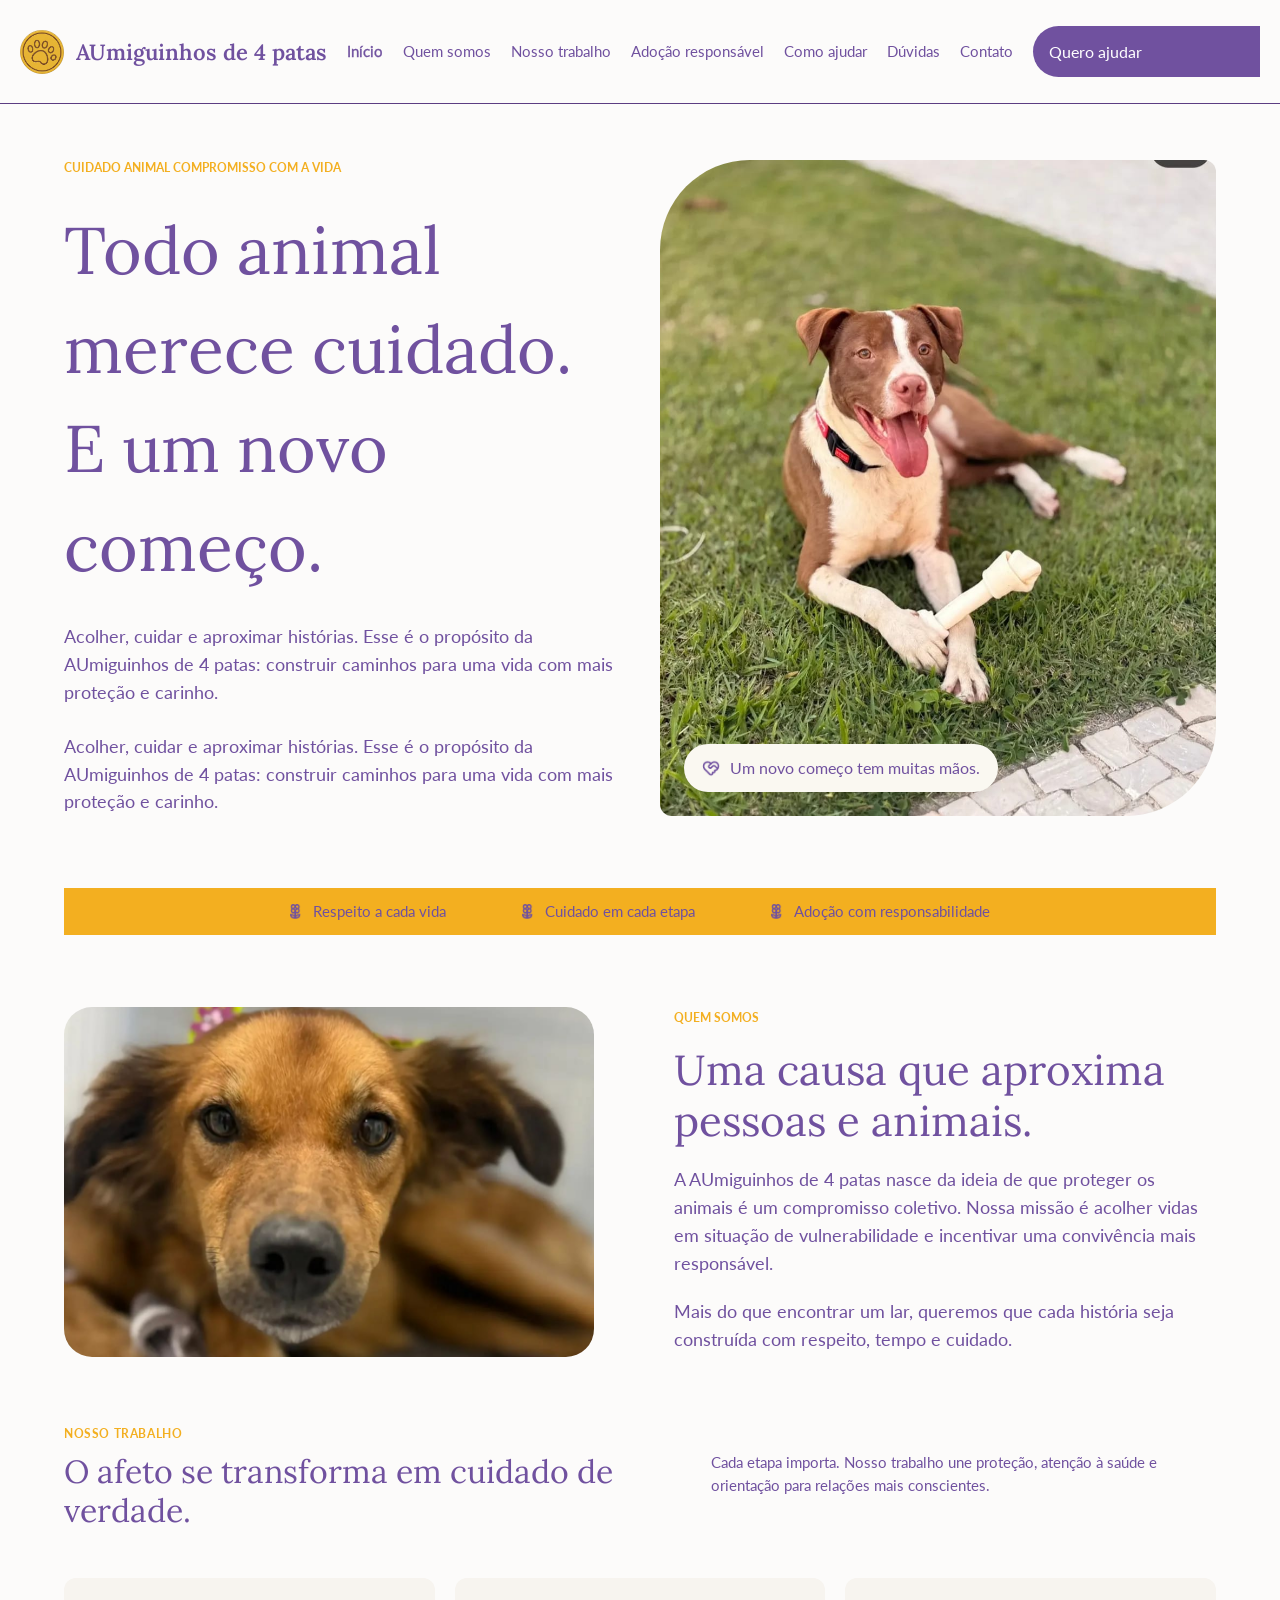
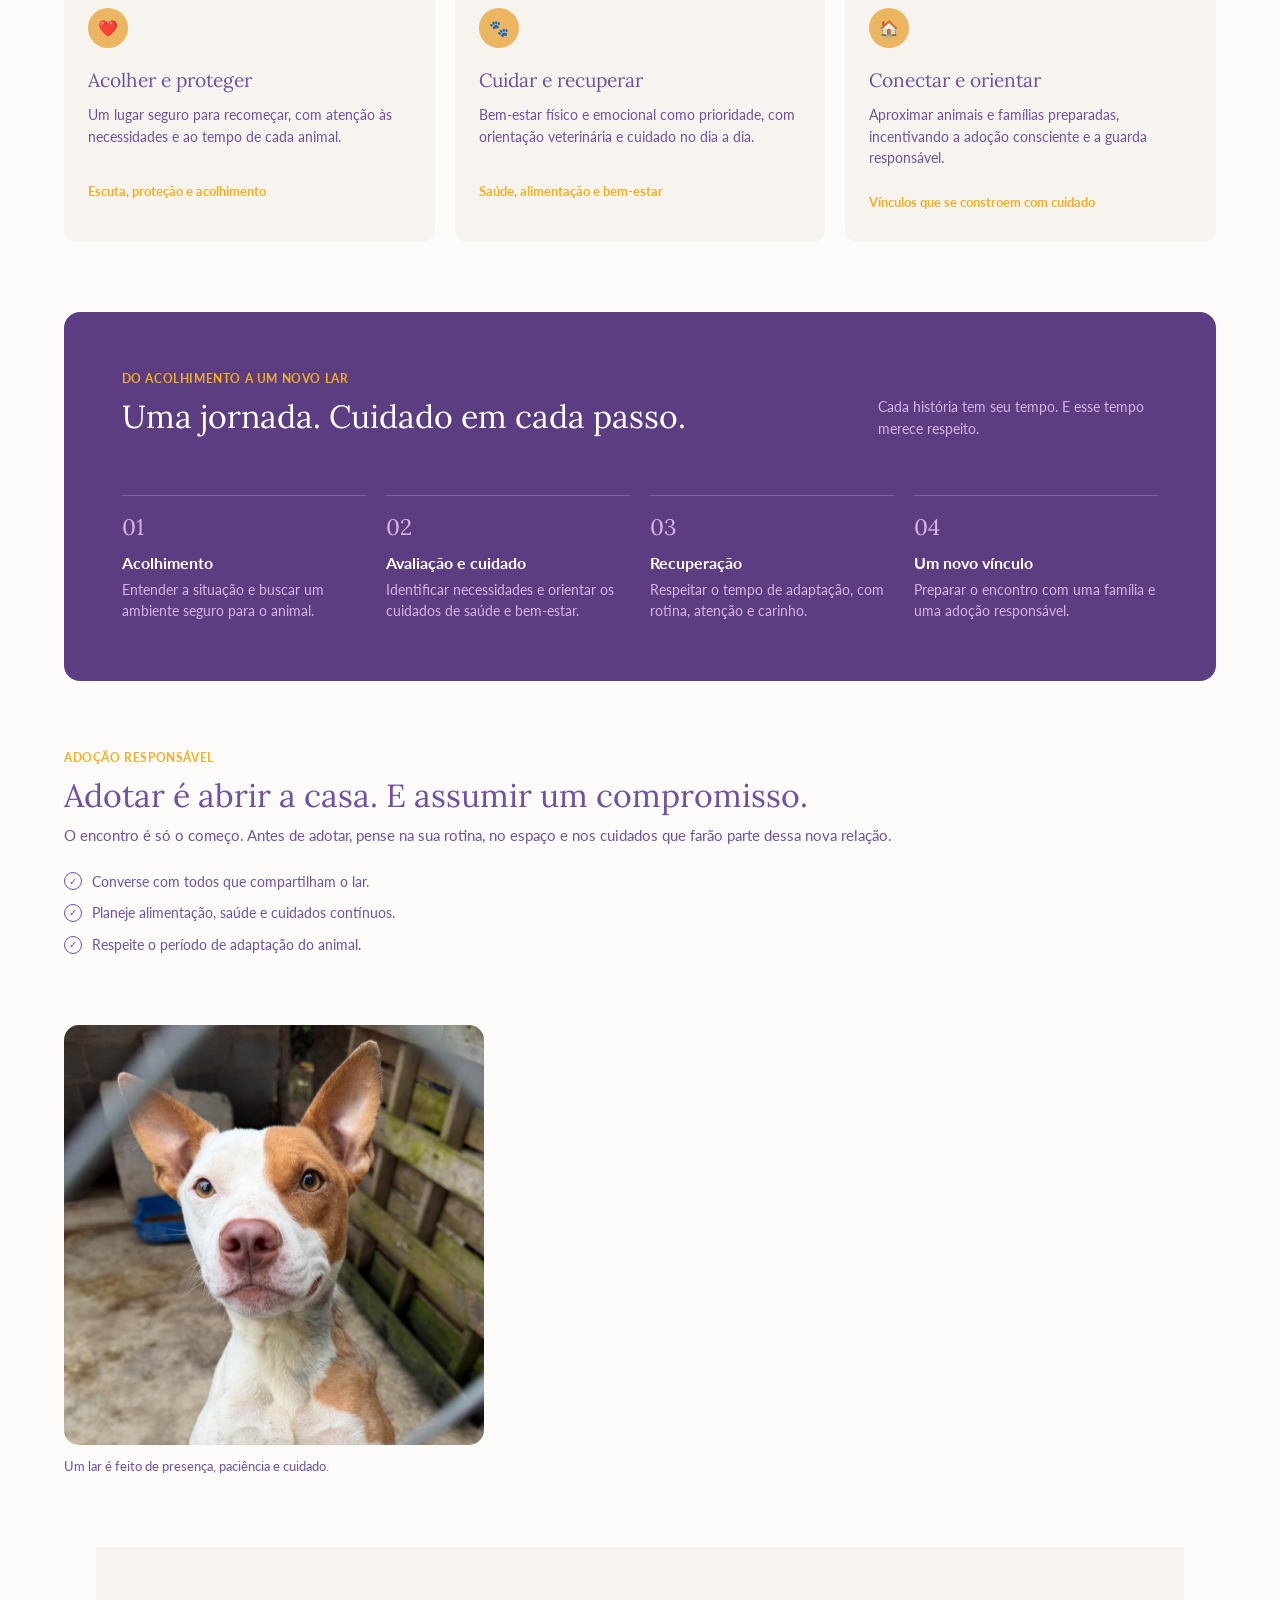
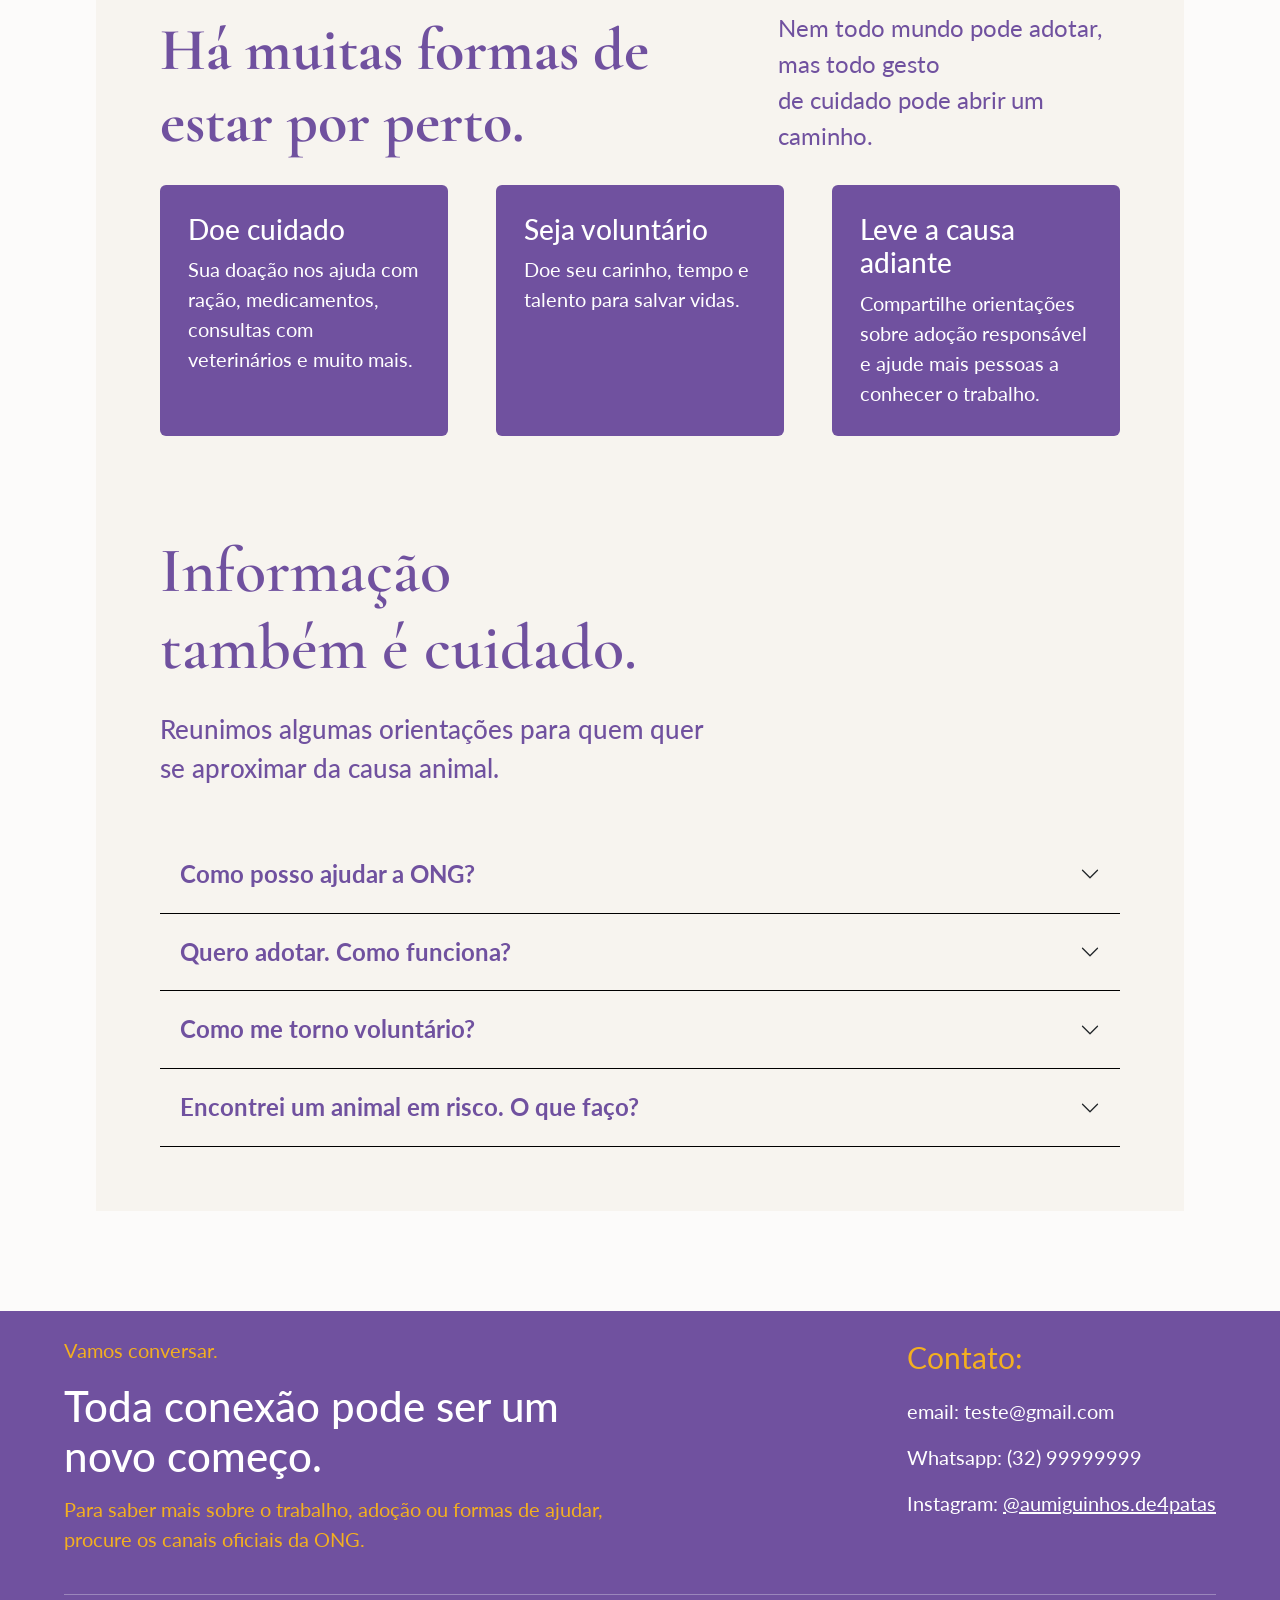
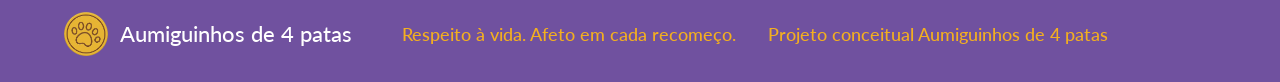
<file: index.html>
<!DOCTYPE html>
<html lang="pt-BR">

<head>
  <meta charset="UTF-8">
  <meta name="viewport" content="width=device-width, initial-scale=1.0">
  <title>Aumiguinhos de 4 patas</title>
  <link crossorigin="anonymous" href="https://cdn.jsdelivr.net/npm/bootstrap@5.3.8/dist/css/bootstrap.min.css" integrity="sha384-sRIl4kxILFvY47J16cr9ZwB07vP4J8+LH7qKQnuqkuIAvNWLzeN8tE5YBujZqJLB" rel="stylesheet"/>
  <link rel="stylesheet" href="style.css">
  <link href="https://fonts.googleapis.com/icon?family=Material+Icons" rel="stylesheet">
</head>

<body>
  <!-- Navbar -->
  <div class="navbar-container">
    <div class="navbar-logo-container">
      <img class="rodape_logo" src="Aumiguinhos de 4 patas/moeda_sem_fundo_recortada.png" alt="Logo Aumiguinhos de 4 patas">
      <p class="navbar-logo-text">AUmiguinhos de 4 patas</p>
    </div>
    <nav class="navbar">
      <div class="navbar-options-container">
        <a class="link active-link" href="#inicio">Início</a>
        <a class="link" href="#quem-somos">Quem somos</a>
        <a class="link" href="#nosso-trabalho">Nosso trabalho</a>
        <a class="link" href="#adocao-responsavel">Adoção responsável</a>
        <a class="link" href="#como-ajudar">Como ajudar</a>
        <a class="link" href="#duvidas">Dúvidas</a>
        <a class="link" href="#contato">Contato</a>
        <a class="help-button" href="#como-ajudar">
          Quero ajudar
          <span class="material-icons md-18">arrow_outward</span>
        </a>
      </div>
    </nav>
  </div>

  <!-- Container principal da página -->
  <div class="page-content">

    <!-- Início -->
    <div id="inicio" class="content-container inicio-container">
      <div class="inicio-container-text-wrapper">
        <p class="content-container-title">CUIDADO ANIMAL COMPROMISSO COM A VIDA</p>
        <p class="content-container-main-text">Todo animal merece cuidado. E um novo começo.</p>
        <p class="content-container-supporting-text">
          Acolher, cuidar e aproximar histórias. Esse é o propósito da AUmiguinhos de 4 patas: construir caminhos para uma vida com mais proteção e carinho.
        </p>
        <p class="content-container-supporting-text">
          Acolher, cuidar e aproximar histórias. Esse é o propósito da AUmiguinhos de 4 patas: construir caminhos para uma vida com mais proteção e carinho.
        </p>
      </div>
      <div class="inicio-container-image-wrapper">
        <img src="Aumiguinhos de 4 patas/cachorro-scooby.jpg" alt="Cachorro">
        <div class="image-badge-wrapper">
          <img class="image-badge-image" src="Aumiguinhos de 4 patas/heart-handshake.png" alt="">
          <p>Um novo começo tem muitas mãos.</p>
        </div>
      </div>
    </div>

    <div class="steps-container">
      <div class="step-wrapper">
        <img class="step-image" src="Aumiguinhos de 4 patas/flower.png">
        <p>Respeito a cada vida</p>
      </div>
      <div class="step-wrapper">
        <img class="step-image" src="Aumiguinhos de 4 patas/flower.png">
        <p>Cuidado em cada etapa</p>
      </div>
      <div class="step-wrapper">
        <img class="step-image" src="Aumiguinhos de 4 patas/flower.png">
        <p>Adoção com responsabilidade</p>
      </div>
    </div>

    <div id="quem-somos" class="quem-somos-container">

    <div class="quem-somos-image-wrapper">
        <img src="Aumiguinhos de 4 patas/cachorra-princesa.jpg" alt="Cachorra">
    </div>

    <div class="quem-somos-container-text-wrapper">
        <p class="title">QUEM SOMOS</p>

        <p class="main-text">
            Uma causa que aproxima pessoas e animais.
        </p>

        <p class="supporting-text">
            A AUmiguinhos de 4 patas nasce da ideia de que proteger
            os animais é um compromisso coletivo. Nossa missão é
            acolher vidas em situação de vulnerabilidade e incentivar
            uma convivência mais responsável.
        </p>

        <p class="supporting-text">
            Mais do que encontrar um lar, queremos que cada história
            seja construída com respeito, tempo e cuidado.
        </p>
    </div>

</div>

    <!-- Nosso Trabalho -->
    <div id="nosso-trabalho" class="bloco-secao container">
      <div class="container-topo">
        <div class="caixa-texto">
          <h2>NOSSO TRABALHO</h2>
          <h3>O afeto se transforma em cuidado de verdade.</h3>
        </div>
        <div class="caixa-descricao">
          <p>
            Cada etapa importa. Nosso trabalho une proteção, atenção à saúde
            e orientação para relações mais conscientes.
          </p>
        </div>
      </div>

      <div class="container-cards">
        <div class="card">
          <div class="icone">❤️</div>
          <h3>Acolher e proteger</h3>
          <p>
            Um lugar seguro para recomeçar, com atenção às necessidades
            e ao tempo de cada animal.
          </p>
          <p class="rodape-card">Escuta, proteção e acolhimento</p>
        </div>

        <div class="card">
          <div class="icone">🐾</div>
          <h3>Cuidar e recuperar</h3>
          <p>
            Bem-estar físico e emocional como prioridade, com orientação
            veterinária e cuidado no dia a dia.
          </p>
          <p class="rodape-card">Saúde, alimentação e bem-estar</p>
        </div>

        <div class="card">
          <div class="icone">🏠</div>
          <h3>Conectar e orientar</h3>
          <p>
            Aproximar animais e famílias preparadas, incentivando
            a adoção consciente e a guarda responsável.
          </p>
          <p class="rodape-card">
            Vínculos que se constroem com cuidado
          </p>
        </div>
      </div>
    </div>

    <!-- Etapas da Jornada -->
    <div id="jornada" class="container">
      <div class="bloco-roxo">
        <div class="container-topo">
          <div>
            <h2>DO ACOLHIMENTO A UM NOVO LAR</h2>
            <h3>Uma jornada. Cuidado em cada passo.</h3>
          </div>
          <p class="texto-lateral">
            Cada história tem seu tempo. E esse tempo merece respeito.
          </p>
        </div>

        <div class="container-passos">
          <div class="passo">
            <p class="numero">01</p>
            <h3>Acolhimento</h3>
            <p>
              Entender a situação e buscar um ambiente seguro para o animal.
            </p>
          </div>

          <div class="passo">
            <p class="numero">02</p>
            <h3>Avaliação e cuidado</h3>
            <p>
              Identificar necessidades e orientar os cuidados de saúde
              e bem-estar.
            </p>
          </div>

          <div class="passo">
            <p class="numero">03</p>
            <h3>Recuperação</h3>
            <p>
              Respeitar o tempo de adaptação, com rotina, atenção e carinho.
            </p>
          </div>

          <div class="passo">
            <p class="numero">04</p>
            <h3>Um novo vínculo</h3>
            <p>
              Preparar o encontro com uma família e uma adoção responsável.
            </p>
          </div>
        </div>
      </div>
    </div>

    <!-- Adoção Responsável -->
    <div id="adocao-responsavel" class="bloco-secao container">
      <h2>ADOÇÃO RESPONSÁVEL</h2>
      <h3>Adotar é abrir a casa. E assumir um compromisso.</h3>
      <p class="texto-geral">
        O encontro é só o começo. Antes de adotar, pense na sua rotina,
        no espaço e nos cuidados que farão parte dessa nova relação.
      </p>

      <ul class="lista">
        <li>Converse com todos que compartilham o lar.</li>
        <li>Planeje alimentação, saúde e cuidados contínuos.</li>
        <li>Respeite o período de adaptação do animal.</li>
      </ul>

      <!-- <a href="#" class="botao">Quero saber sobre adoção ↗</a> -->
    </div>

    <!-- Imagem -->
    <div class="bloco-secao container">
      <div class="container-imagem">
        <img src="Aumiguinhos de 4 patas/cachorra-ritinha.jpg" alt="Cachorra caramelo apoiada em uma rede de arame">
      </div>
      <p class="legenda">
        Um lar é feito de presença, paciência e cuidado.
      </p>
    </div>

  </div>
  <!-- Fim do container principal -->

  <!-- Conteúdo incorporado do index.html: Como ajudar, Dúvidas e Contato -->
<!-- ========== CARDS ========== -->
<section class="cartoes" id="como-ajudar">
<div class="cartoes_descricao">
<h1 class="cartoes_titulo"> Há muitas formas de estar por perto. </h1>
<p class="cartoes_subtitulo">Nem todo mundo pode adotar, mas todo gesto<br/>de cuidado pode abrir um caminho.</p>
</div>
<div class="container">
<div class="row g-5">
<div class="col-12 col-lg-4">
<div class="card h-100"><!--h-100 pra ficar na mesma altura-->
<div class="card-body">
<h5 class="card-title cartoes_card_titulo">Doe cuidado</h5>
<p class="card-text">Sua doação nos ajuda com ração, medicamentos, consultas com veterinários e muito mais.</p>
<!-- <a class="card-link" href="#">Consultar necessidades</a> -->
</div>
</div>
</div> <!--col-4-->
<div class="col-12 col-lg-4">
<div class="card h-100">
<div class="card-body">
<h5 class="card-title cartoes_card_titulo">Seja voluntário</h5>
<p class="card-text">Doe seu carinho, tempo e talento para salvar vidas.</p>
<!-- <a class="card-link" href="#">Conhecer voluntariado</a> -->
</div>
</div>
</div> <!--col-4-->
<div class="col-12 col-lg-4">
<div class="card h-100">
<div class="card-body">
<h5 class="card-title cartoes_card_titulo">Leve a causa adiante</h5>
<p class="card-text">Compartilhe orientações sobre adoção responsável e ajude mais pessoas a conhecer o trabalho.</p>
<!-- <a class="card-link" href="#">Conversar com a ONG</a> -->
</div>
</div>
</div> <!--col-4-->
</div> <!--row-->
</div><!--container-->
</section>
<!-- ========== DÚVIDAS (SANFONA) ========== -->
<section class="duvidas" id="duvidas"> <!--Parte sobre possíveis dúvidas-->
<h1 class="duvidas_titulo"> Informação<br/> também é cuidado. </h1>
<p class="duvidas_subtitulo"> Reunimos algumas orientações para quem quer<br/> se aproximar da causa animal. </p>
<section class="duvidas_sanfona"><!--sanfona de duvidas-->
<!--Pergunta 1-->
<div class="accordion accordion-flush" id="accordionFlushExample">
<div class="accordion-item">
<h2 class="accordion-header">
<button aria-controls="flush-collapseOne" aria-expanded="false" class="accordion-button collapsed" data-bs-target="#flush-collapseOne" data-bs-toggle="collapse" type="button">
        Como posso ajudar a ONG?
      </button>
</h2>
<div class="accordion-collapse collapse" data-bs-parent="#accordionFlushExample" id="flush-collapseOne">
<div class="accordion-body">Existem várias formas de ajudar! Você pode fazer doações, ser voluntário ou compartilhar nosso trabalho. Toda ajuda faz diferença na vida dos animais!</div>
</div>
</div>
<!--Pergunta 2-->
<div class="accordion-item">
<h2 class="accordion-header">
<button aria-controls="flush-collapseTwo" aria-expanded="false" class="accordion-button collapsed" data-bs-target="#flush-collapseTwo" data-bs-toggle="collapse" type="button">
      Quero adotar. Como funciona?
      </button>
</h2>
<div class="accordion-collapse collapse" data-bs-parent="#accordionFlushExample" id="flush-collapseTwo">
<div class="accordion-body"> Que alegria saber que você quer dar um novo lar a um animal! Entre em contato com nossa equipe para conhecer o processo e encontrar um companheiro que combine com sua rotina.</div>
</div>
</div>
<!--Pergunta 3-->
<div class="accordion-item">
<h2 class="accordion-header">
<button aria-controls="flush-collapseThree" aria-expanded="false" class="accordion-button collapsed" data-bs-target="#flush-collapseThree" data-bs-toggle="collapse" type="button">
        Como me torno voluntário?
      </button>
</h2>
<div class="accordion-collapse collapse" data-bs-parent="#accordionFlushExample" id="flush-collapseThree">
<div class="accordion-body">Que bom que você quer fazer parte dessa missão! Entre em contato pelo WhatsApp e conte um pouquinho sobre sua disponibilidade. Vamos encontrar juntos uma forma de você ajudar!
</div>
</div>
</div>
<!--Pergunta 4-->
<div class="accordion-item">
<h2 class="accordion-header">
<button aria-controls="flush-collapseFour" aria-expanded="false" class="accordion-button collapsed" data-bs-target="#flush-collapseFour" data-bs-toggle="collapse" type="button">
       Encontrei um animal em risco. O que faço?
      </button>
</h2>
<div class="accordion-collapse collapse" data-bs-parent="#accordionFlushExample" id="flush-collapseFour">
<div class="accordion-body">  Primeiro, procure garantir a segurança do animal e a sua. Se possível, busque ajuda de um veterinário ou do serviço de proteção animal da sua cidade. Você também pode entrar em contato com a gente. Faremos o possível para orientar e ajudar!
      </div>
</div>
</div>
</div>
</section>
</section>
<!-- ========== RODAPÉ ========== -->
<footer class="rodape" id="contato"> <!-- Rodapé (caixinha roxa) -->
<div class="rodape_texto"> <!-- Parte esquerda do rodapé -->
<p class="rodape_acima_titulo"> Vamos conversar.</p>
<h1 class="rodape_titulo">Toda conexão pode ser um<br/> novo começo.</h1>
<p class="rodape_subtitulo">Para saber mais sobre o trabalho, adoção ou formas de ajudar,<br/>procure os canais oficiais da ONG.</p>
</div>
<div class="rodape_canais"> <!-- Parte direita do rodapé -->
<p class="rodape_contato_titulo">Contato: </p>
<p> email: teste@gmail.com </p>
<p> Whatsapp: (32) 99999999</p>
<p> Instagram: <a href="https://www.instagram.com/aumiguinhos.de4patas/" rel="noopener noreferrer" target="_blank">@aumiguinhos.de4patas</a></p>
</div>
<div class="rodape_base"> <!-- Parte de baixo do rodapé -->
<img alt="Logo Aumiguinhos de 4 patas" class="navbar-logo-image" src="Aumiguinhos de 4 patas/moeda_sem_fundo_recortada.png"/>
<h2 class="rodape_nome_ong">Aumiguinhos de 4 patas</h2>
<p class="rodape_frase">Respeito à vida. Afeto em cada recomeço.</p>
<p class="rodape_frase">Projeto conceitual  Aumiguinhos de 4 patas</p>
</div>
</footer>


  <script crossorigin="anonymous" integrity="sha384-FKyoEForCGlyvwx9Hj09JcYn3nv7wiPVlz7YYwJrWVcXK/BmnVDxM+D2scQbITxI" src="https://cdn.jsdelivr.net/npm/bootstrap@5.3.8/dist/js/bootstrap.bundle.min.js"></script>

  <script>
    const allLinks = document.querySelectorAll(".navbar .link");

    allLinks.forEach(link => {
      link.addEventListener("click", () => {
        allLinks.forEach(item => {
          item.classList.remove("active-link");
        });

        link.classList.add("active-link");
      });
    });
  </script>
</body>

</html>
</file>
<file: style.css>
@import url("https://fonts.googleapis.com/css2?family=Lato:wght@400;500;600;700&family=Lora:wght@400;500;600&family=Cormorant+Garamond:wght@400;500;600&display=swap");

:root {
  --navbar-height: 104px;
  --page-gutter: 96px;
  --color-primary: #70519F;
  --color-primary-dark: #5c3d82;
  --color-accent: #F3AF20;
  --color-background: #fcfbfa;
  --color-card: #f7f4ef;
  --font-body: "Lato", Arial, sans-serif;
  --font-display: "Lora", Georgia, serif;
}

*, *::before, *::after { box-sizing: border-box; }
html { scroll-behavior: smooth; }
[id] { scroll-margin-top: calc(var(--navbar-height) + 24px); }

body {
  margin: 0;
  padding: 0;
  color: #4a4a4a;
  background: var(--color-background);
  font-family: var(--font-body);
  line-height: 1.5;
}

.page-content {
  margin: 56px var(--page-gutter) 0;
  width: auto;
}
.content-container { margin-inline: 0; }
.container { width: 100%; max-width: 100%; margin-inline: auto; padding: 0; }
.bloco-secao { margin-block: 70px; }

/* ==========================================================
   Navegação
   ========================================================== */
.navbar-container {
  height: var(--navbar-height);
  display: flex;
  align-items: center;
  justify-content: space-between;
  gap: 40px;
  padding-inline: 20px;
  border-bottom: 1px solid var(--color-primary-dark);
  color: var(--color-primary);
  background: var(--color-background);
  position: sticky;
  top: 0;
  z-index: 1000;
}
.navbar-logo-container, .navbar, .navbar-options-container, .help-button {
  display: flex;
  align-items: center;
}
.navbar-logo-container { gap: 12px; flex-shrink: 0; }
.navbar-logo-image, .rodape_logo { width: 44px; height: 44px; object-fit: contain; }
.navbar-logo-text {
  margin: 0;
  font: 600 25px var(--font-display);
  white-space: nowrap;
}
.navbar { min-width: 0; overflow-x: auto; scrollbar-width: none; }
.navbar::-webkit-scrollbar { display: none; }
.navbar-options-container { flex-wrap: nowrap; width: max-content; gap: 30px; font-size: 15px; }
.link { color: var(--color-primary); text-decoration: none; white-space: nowrap; }
.link.active-link { -webkit-text-stroke: 0.35px currentColor; }
.help-button {
  padding: 16px;
  gap: 16px;
  flex-shrink: 0;
  border: 0;
  border-radius: 100px;
  background: var(--color-primary);
  color: #fff;
  font: 400 16px var(--font-body);
  text-decoration: none;
  cursor: pointer;
  white-space: nowrap;
}
.help-button:hover { color: #fff; background: var(--color-primary-dark); }
.material-icons.md-18 { font-size: 18px; }

/* ==========================================================
   Início: texto e imagem
   ========================================================== */
.inicio-container {
  display: flex;
  align-items: stretch;
  gap: 64px;
  max-width: 100%;
  /* Mantém a altura visual mínima, mas cresce se os textos exigirem mais espaço. */
  height: auto;
  min-height: calc((100dvh - var(--navbar-height)) * 0.6);
}
.inicio-container p { margin-block: 0; }
.inicio-container-text-wrapper {
  flex: 1;
  min-width: 0;
  display: flex;
  flex-direction: column;
  gap: 26px;
}
.content-container-title, .quem-somos-container-text-wrapper .title {
  color: var(--color-accent);
  font: 700 12px var(--font-body);
}
.content-container-main-text, .quem-somos-container-text-wrapper .main-text {
  color: var(--color-primary);
  font-family: var(--font-display);
}
.content-container-main-text { font-size: 66px; }
.content-container-supporting-text, .quem-somos-container-text-wrapper .supporting-text {
  color: var(--color-primary);
  font: 400 18px/1.55 var(--font-body);
}
.content-container-detail-text { color: var(--color-primary); font-size: 15px; }
.detail-text-wrapper { display: flex; align-items: center; gap: 10px; }
.detail-text-image { width: 17px; height: 15px; }

/* Formato e preenchimento de fotos reaproveitados nas duas seções. */
.inicio-container-image-wrapper, .quem-somos-image-wrapper { overflow: hidden; }
.inicio-container-image-wrapper > img, .quem-somos-image-wrapper > img {
  width: 100%;
  height: 100%;
  display: block;
  object-fit: cover;
}
.inicio-container-image-wrapper {
  position: relative;
  flex: 1;
  min-width: 0;
  min-height: 400px;
  border-radius: 90px 12px 90px 12px;
}
/* A foto preenche a altura variável sem alterar o tamanho do container flex. */
.inicio-container-image-wrapper > img {
  position: absolute;
  inset: 0;
}
.image-badge-wrapper {
  position: absolute;
  left: 24px;
  bottom: 24px;
  display: flex;
  align-items: center;
  gap: 10px;
  padding: 12px 18px;
  border-radius: 999px;
  background: #FAF8F1;
  box-shadow: 0 8px 20px rgb(0 0 0 / 8%);
}
.image-badge-wrapper p {
  margin: 0;
  color: var(--color-primary);
  font-size: 16px;
  white-space: nowrap;
}
.image-badge-image { width: 18px; height: 18px; display: block; }

.steps-container {
  display: flex;
  justify-content: center;
  align-items: center;
  gap: 76px;
  margin-block: 72px;
  padding: 12px;
  background: var(--color-accent);
}
.step-wrapper { display: flex; align-items: center; gap: 12px; color: var(--color-primary); font-size: 15px; }
.step-wrapper p { margin: 0; }
.step-image { display: block; width: 11px; height: auto; object-fit: contain; flex-shrink: 0; }

/* ==========================================================
   Quem somos
   ========================================================== */
.quem-somos-container {
  display: grid;
  grid-template-columns: minmax(0, 46%) minmax(0, 1fr);
  align-items: center;
  gap: 80px;
  width: 100%;
  margin-block: 64px;
}
.quem-somos-image-wrapper { height: 350px; border-radius: 28px; }
.quem-somos-container-text-wrapper {
  min-width: 0;
  display: flex;
  flex-direction: column;
  gap: 20px;
}
.quem-somos-container-text-wrapper p { margin: 0; }
.quem-somos-container-text-wrapper .main-text { font-size: 42px; line-height: 1.2; }

/* ==========================================================
   Nosso trabalho, jornada e adoção
   ========================================================== */
.container-topo {
  display: flex;
  justify-content: space-between;
  align-items: flex-start;
  gap: 40px;
  margin-bottom: 40px;
}
.caixa-texto { flex: 1.2; }
.caixa-descricao { flex: 1; }
.caixa-descricao p { color: var(--color-primary); font-size: 0.95rem; padding-top: 24px; }
.bloco-secao > h2, .container-topo h2 {
  color: var(--color-accent);
  font-size: 0.75rem;
  font-weight: 700;
  letter-spacing: 0.05em;
  text-transform: uppercase;
  margin-bottom: 12px;
}
.bloco-secao > h3, .container-topo h3 {
  color: var(--color-primary);
  font: 400 2rem/1.2 var(--font-display);
}
.container-cards, .container-passos { display: flex; gap: 20px; }
/* Não alterar os cards de doação, que usam o Bootstrap. */
.container-cards > .card {
  flex: 1;
  min-width: 0;
  display: flex;
  flex-direction: column;
  padding: 30px 24px;
  background: var(--color-card);
  border: none;
  border-radius: 12px;
}
.icone {
  width: 40px;
  height: 40px;
  display: flex;
  align-items: center;
  justify-content: center;
  margin-bottom: 20px;
  border-radius: 50%;
  background: #ebb561;
  font-size: 1rem;
}
.container-cards > .card h3 { color: var(--color-primary); font: 400 1.2rem var(--font-display); margin-bottom: 12px; }
.container-cards > .card p { flex-grow: 1; color: var(--color-primary); font-size: 0.9rem; margin-bottom: 24px; }
.container-cards > .card p.rodape-card { color: var(--color-accent); font-size: 0.8rem; font-weight: 700; margin-bottom: 0; }

.bloco-roxo {
  padding: 60px 5%;
  margin-block: 70px;
  border-radius: 16px;
  background: var(--color-primary-dark);
  color: #fff;
}
.bloco-roxo h2 { color: var(--color-accent); }
.bloco-roxo h3 { color: #fff; }
.texto-lateral { max-width: 280px; padding-top: 24px; color: #d8b4e2; font-size: 0.9rem; }
.passo { flex: 1; padding-top: 16px; border-top: 1px solid rgb(255 255 255 / 20%); }
.numero { color: #d8b4e2; font: 400 1.4rem var(--font-display); margin-bottom: 12px; }
.passo h3 { color: #fff; font: 700 1rem var(--font-body); margin-bottom: 8px; }
.passo p:not(.numero) { color: #d8b4e2; font-size: 0.85rem; margin-bottom: 0; }
.texto-geral { max-width: 100%; color: var(--color-primary); font-size: 0.95rem; margin-bottom: 24px; }
.lista { padding-left: 0; margin-bottom: 30px; list-style: none; }
.lista li { display: flex; align-items: center; margin-bottom: 10px; color: var(--color-primary); font-size: 0.9rem; }
.lista li::before {
  content: "✓";
  display: inline-flex;
  align-items: center;
  justify-content: center;
  width: 18px;
  height: 18px;
  margin-right: 10px;
  border: 1px solid var(--color-primary);
  border-radius: 50%;
  color: var(--color-primary);
  font-size: 0.65rem;
}
.botao {
  display: inline-block;
  padding: 10px 20px;
  border: 1px solid var(--color-primary);
  border-radius: 20px;
  color: var(--color-primary);
  text-decoration: none;
  font-size: 0.85rem;
  transition: background-color 0.2s ease, color 0.2s ease;
}
.botao:hover { background: var(--color-primary-dark); color: #fff; }
.container-imagem { width: 100%; max-width: 420px; aspect-ratio: 1; overflow: hidden; margin-bottom: 12px; border-radius: 15px; }
.container-imagem img { width: 100%; display: block; }
.legenda { color: var(--color-primary); font-size: 0.8rem; }

/* ==========================================================
   Como ajudar (blocos adicionados do index.html)
   ========================================================== */
#davi { background: var(--color-card); }
.cartoes { padding: 48px var(--page-gutter); background: var(--color-card); margin-inline: 96px;}
.cartoes .container { max-width: none; padding: 0; }
.cartoes_descricao {
  display: flex;
  align-items: center;
  justify-content: space-between;
  gap: 15px;
  padding: 15px 0;
}
.cartoes_titulo { color: var(--color-primary); font: 400 60px "Cormorant Garamond", serif; font-weight: bold;}
.cartoes_subtitulo { color: var(--color-primary); font-size: 24px; }
.cartoes .card { background: var(--color-primary); border: none; }
.cartoes .card-body { display: flex; flex-direction: column; padding: 28px; }
.cartoes_card_titulo { color: white; font-size: 28px; }
.cartoes .card-text { color: white; font-size: 20px; }
.cartoes .card-link { margin-top: auto; color: #d8b4e2; font-size: 20px; }

/* ==========================================================
   Dúvidas: accordion do Bootstrap
   ========================================================== */
.duvidas {
  margin-top: 0;
  padding: 48px var(--page-gutter) 64px;
  background: var(--color-card);
  margin-inline: 96px;
}
.duvidas_titulo { margin-bottom: 24px; color: var(--color-primary); font: 600 64px "Cormorant Garamond", serif; }
.duvidas_subtitulo { margin-bottom: 48px; color: var(--color-primary); font-size: 26px; font-weight: 500; }
.duvidas_sanfona .accordion-button { padding: 1.5rem 1.25rem; font-size: 24px; }
/* Estado aberto e fechado compartilhando os mesmos estilos. */
.duvidas_sanfona .accordion-button,
.duvidas_sanfona .accordion-button:not(.collapsed) {
  background: var(--color-card);
  color: var(--color-primary);
  font-weight: 700;
}
.duvidas_sanfona .accordion-body { background: var(--color-card); color: var(--color-primary); font-size: 22px; }
.duvidas_sanfona .accordion-item { border-color: #000; }
.duvidas_sanfona .accordion-flush > .accordion-item:last-child { border-bottom: 1px solid #000; }

/* ==========================================================
   Rodapé
   ========================================================== */
.rodape {
  display: flex;
  flex-wrap: wrap;
  justify-content: space-between;
  column-gap: 40px;
  gap: 24px 40px;
  margin-top: 100px;
  padding: 24px var(--page-gutter);
  background: var(--color-primary);
}
.rodape_acima_titulo, .rodape_subtitulo, .rodape_frase { color: #F3AF20; font-size: 20px; }
.rodape_titulo { margin: 0 0 12px; color: #fff; font-size: 42px; }
.rodape_contato_titulo { color: #F3AF20; font-size: 30px; }
.rodape_canais { color: white; font-size: 20px; }
.rodape_canais a { color: white; }
.rodape_canais a:visited, .rodape_canais a:hover { color: #F3AF20; }
.rodape_base {
  display: flex;
  align-items: center;
  gap: 12px;
  width: 100%;
  padding-top: 16px;
  border-top: 1px solid rgb(255 255 255 / 30%);
}
.rodape_nome_ong { margin: 0 28px 0 0; color: #fff; font-size: 22px; }
.rodape_frase { margin: 0; padding: 10px; font-size: 18px; font-weight: 500; }

/* ==========================================================
   Responsividade
   ========================================================== */
@media (max-width: 1280px) {
  :root { --page-gutter: 64px; }
  .navbar-container { gap: 20px; }
  .navbar-options-container { gap: 20px; }
  .navbar-logo-text { font-size: 22px; }
  .inicio-container { gap: 40px; }
}
@media (max-width: 1000px) {
  :root { --page-gutter: 36px; }
  .inicio-container { height: auto; min-height: 0; flex-direction: column; gap: 32px; }
  .inicio-container-image-wrapper { flex: none; height: 420px; }
  .content-container-main-text { font-size: clamp(36px, 6vw, 66px); }
  .quem-somos-container { grid-template-columns: 1fr; gap: 32px; }
  .quem-somos-image-wrapper { height: 360px; }
  .container-topo { flex-wrap: wrap; }
  .container-cards, .container-passos { flex-wrap: wrap; }
  .container-cards > .card { flex: 1 1 260px; }
  .passo { flex: 1 1 200px; }
  .cartoes_descricao { flex-direction: column; align-items: flex-start; }
  .cartoes_titulo { font-size: 48px; font-weight: bold;}
  .rodape_base { flex-wrap: wrap; }
}
@media (max-width: 600px) {
  :root { --navbar-height: 80px; --page-gutter: 20px; }
  .navbar-container { gap: 16px; padding-inline: 12px; }
  .navbar-logo-text { font-size: 16px; }
  .navbar-logo-image, .rodape_logo { width: 36px; height: 36px; }
  .navbar-options-container { gap: 16px; }
  .page-content { margin-top: 32px; }
  .inicio-container-image-wrapper, .quem-somos-image-wrapper { height: 300px; }
  .inicio-container-image-wrapper { min-height: 0; }
  .inicio-container-image-wrapper { border-radius: 50px 12px 50px 12px; }
  .content-container-main-text { font-size: 36px; }
  .quem-somos-container-text-wrapper .main-text { font-size: 34px; }
  .steps-container { gap: 24px; flex-wrap: wrap; justify-content: flex-start; }
  .image-badge-wrapper { left: 12px; bottom: 12px; max-width: calc(100% - 24px); }
  .image-badge-wrapper p { font-size: 12px; white-space: normal; }
  .cartoes_titulo, .duvidas_titulo { font-size: 40px; font-weight: bold;}
  .cartoes_subtitulo, .duvidas_subtitulo { font-size: 20px; }
  .duvidas_sanfona .accordion-button { font-size: 18px; }
  .duvidas_sanfona .accordion-body { font-size: 17px; }
  .rodape_titulo { font-size: 32px; }
}
@media (max-height: 760px) and (min-width: 1001px) {
  .inicio-container { height: auto; min-height: calc((100dvh - var(--navbar-height)) * 0.6); }
  .inicio-container-image-wrapper { min-height: 380px; }
}
@media (prefers-reduced-motion: reduce) {
  html { scroll-behavior: auto; }
}
</file>
